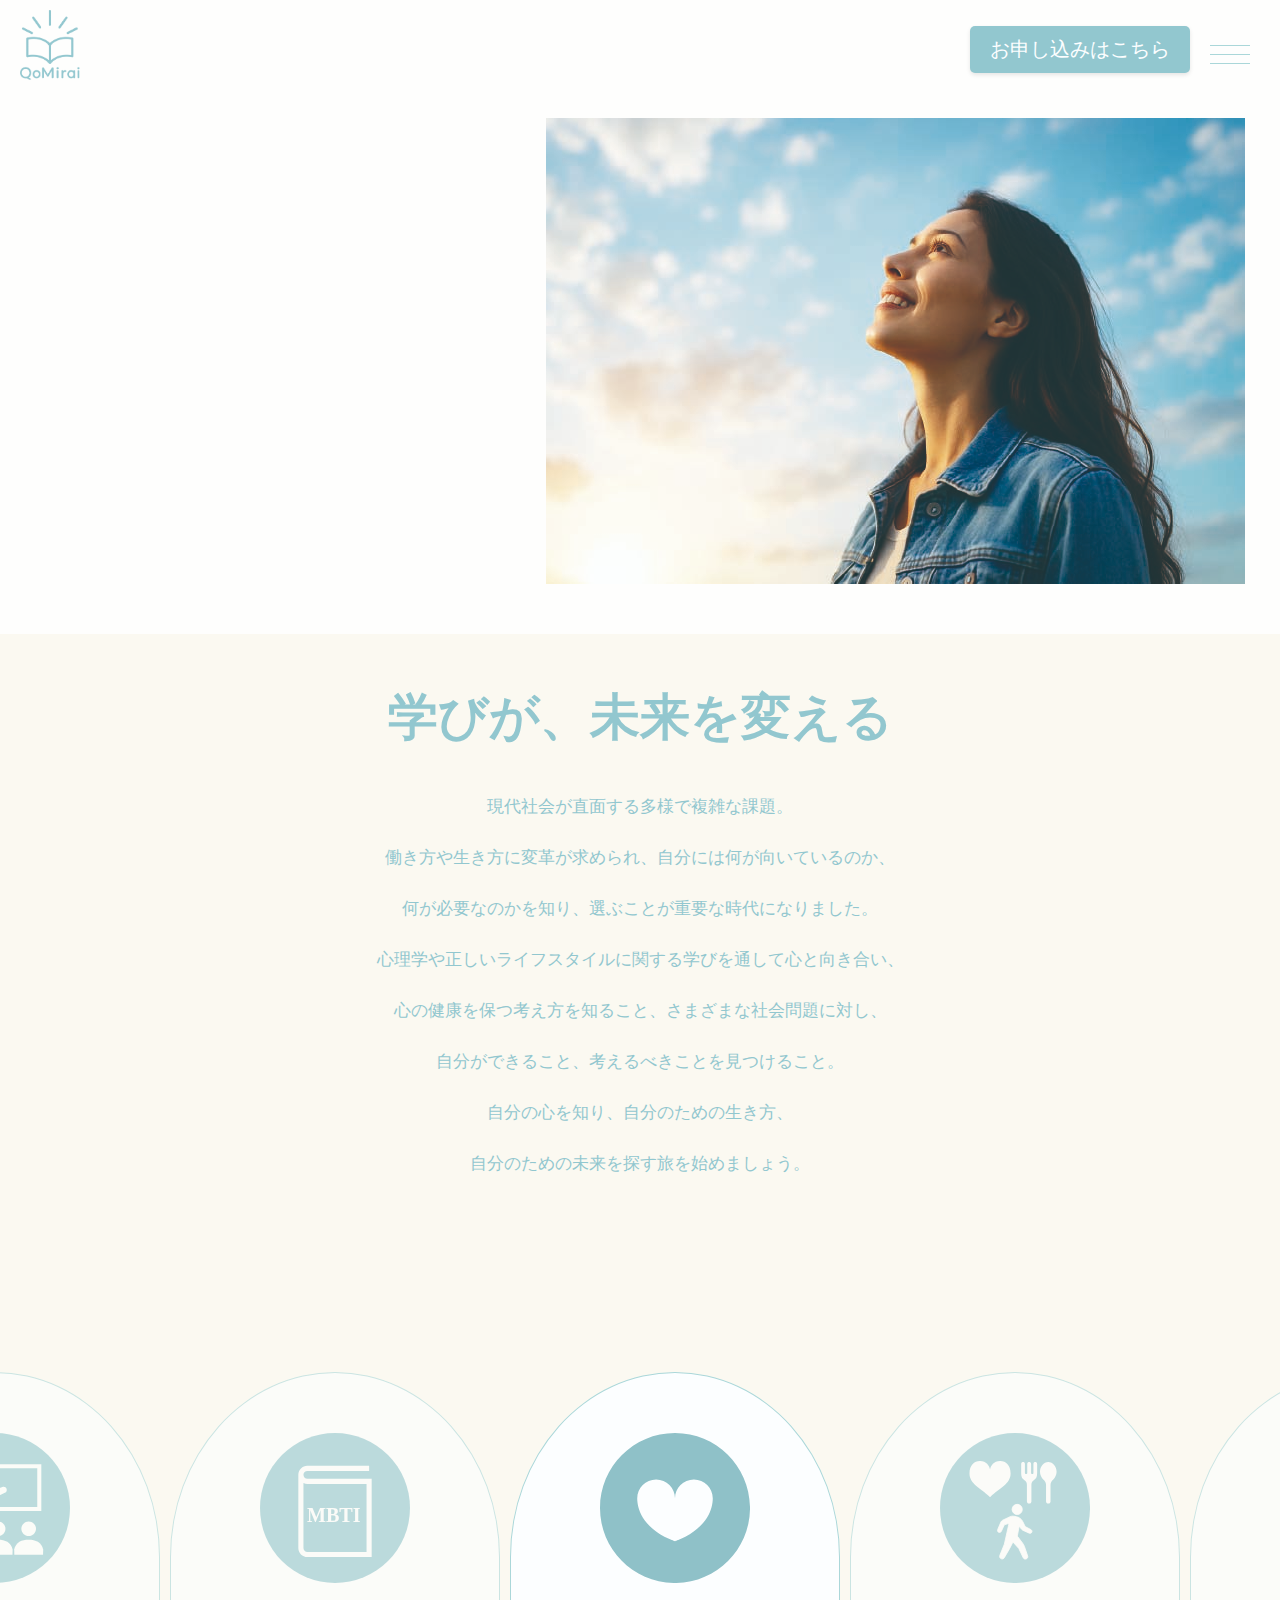
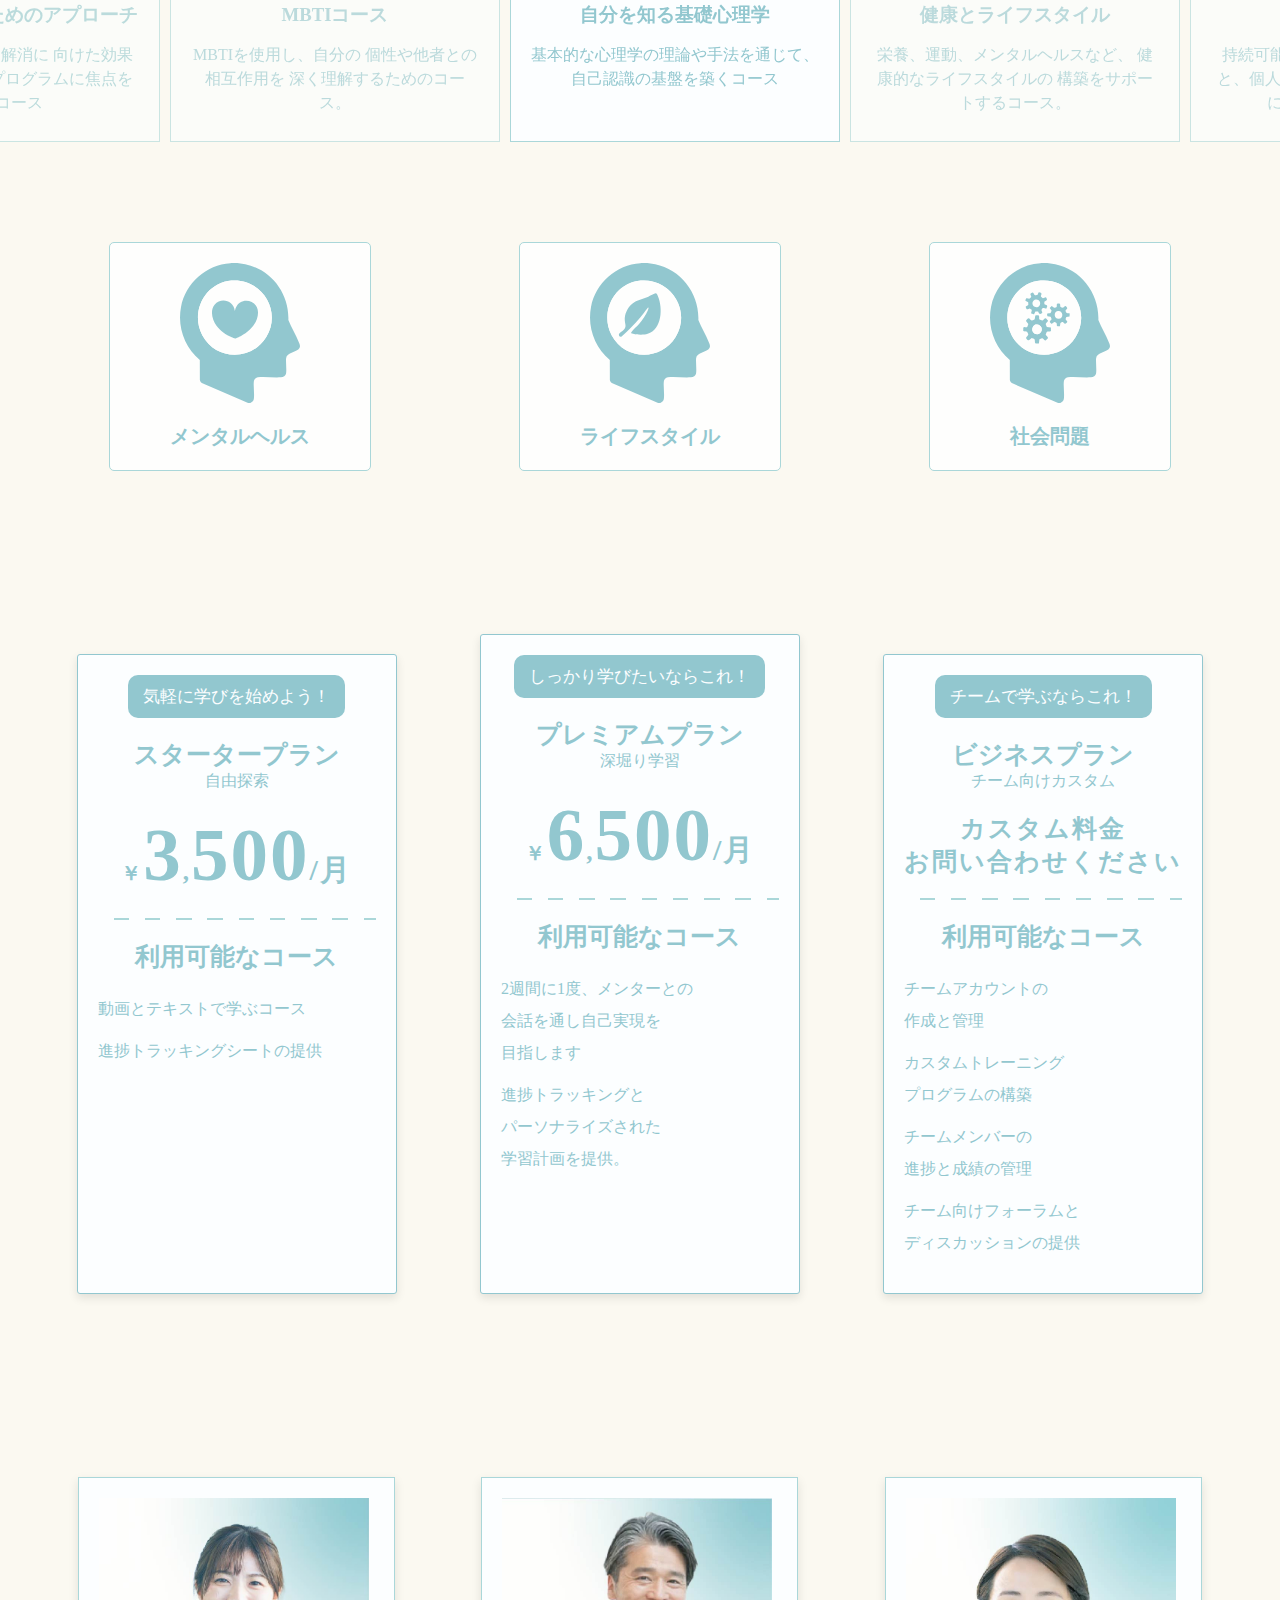
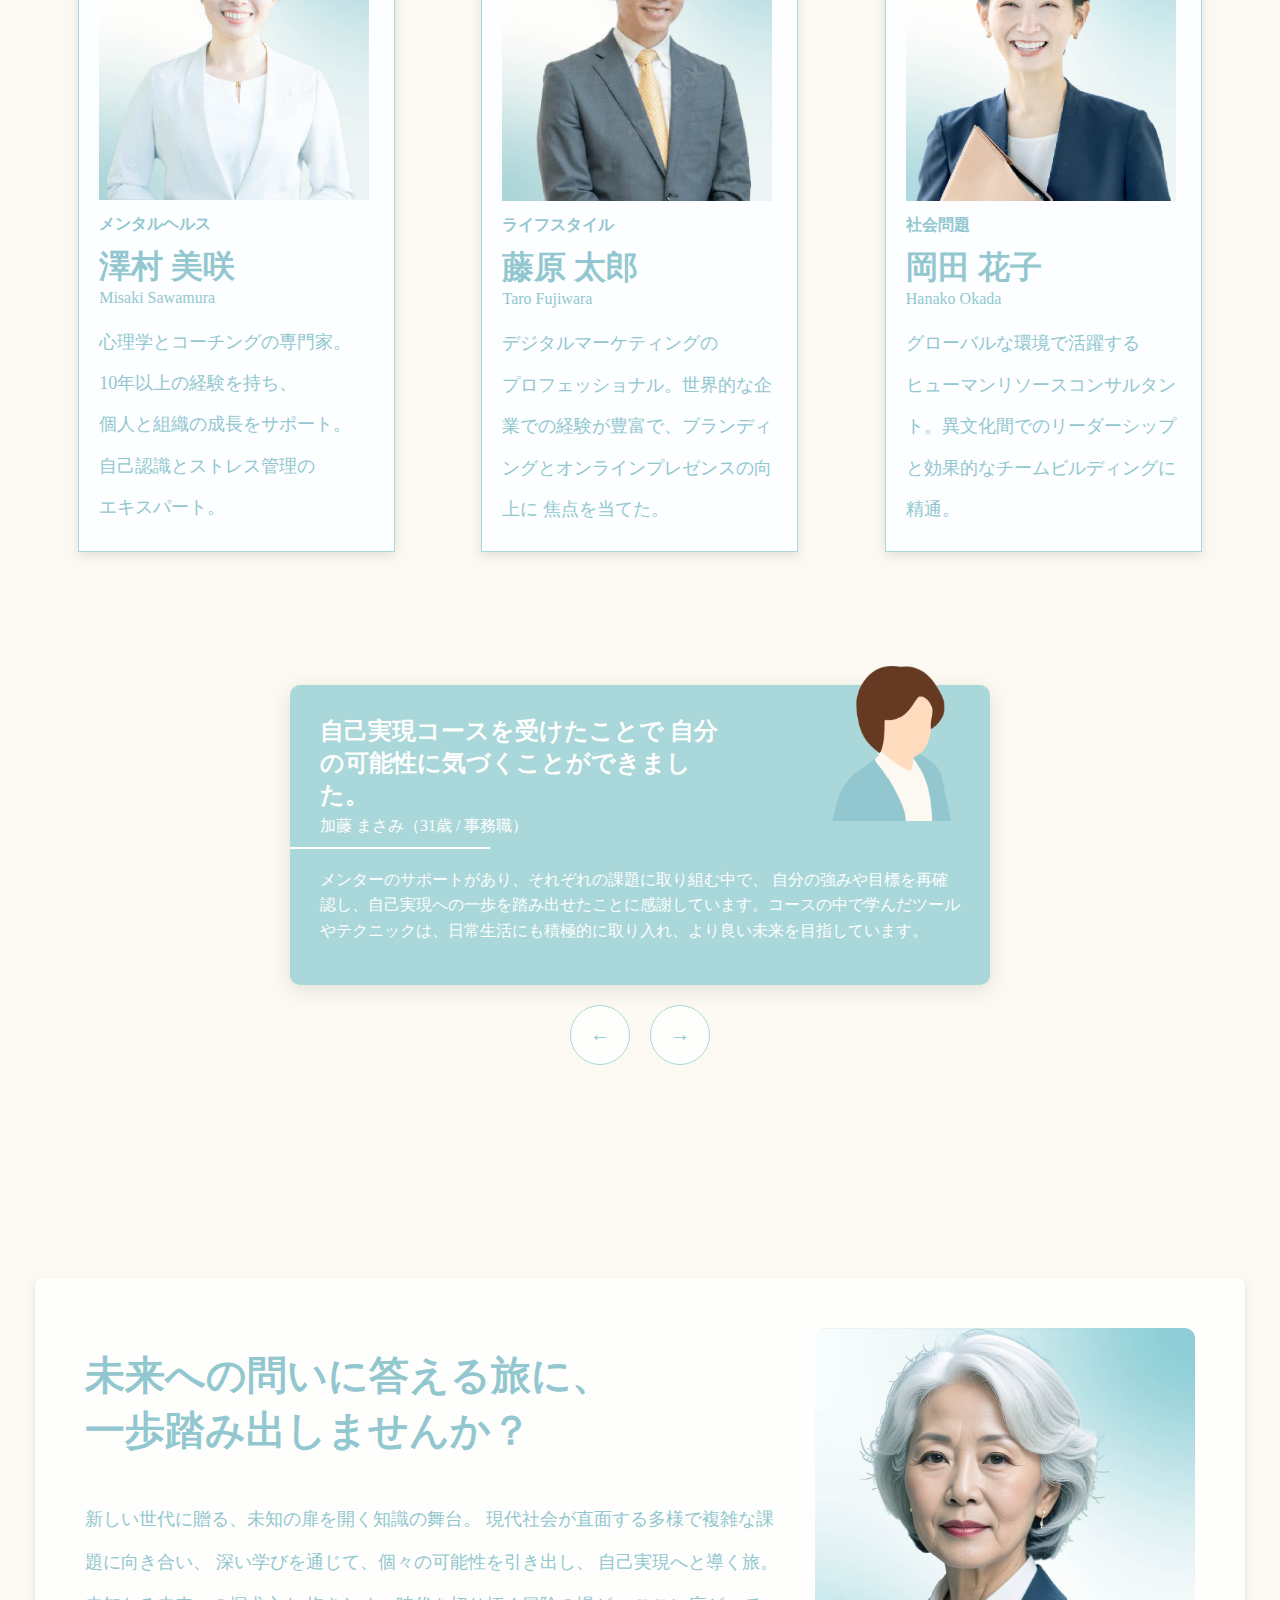
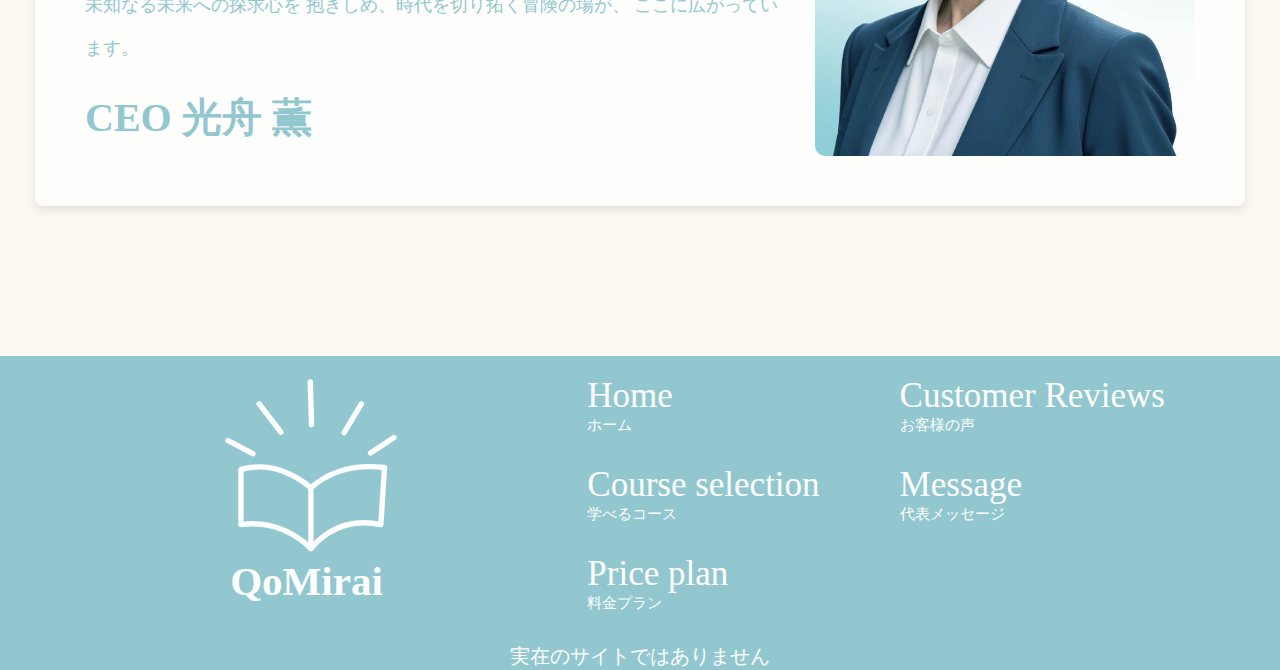
<file: index.html>
<!DOCTYPE html>
<html>
    <head>
 <meta charset="UTF-8">
 <meta name="viewport" content="width=device-width, initial-scale=1">
 <title>QoMIrai</title>
 <link rel="preconnect" href="https://fonts.googleapis.com">
<link rel="preconnect" href="https://fonts.gstatic.com" crossorigin>
<link rel="preconnect" href="https://fonts.googleapis.com">
<link rel="preconnect" href="https://fonts.gstatic.com" crossorigin>
<link href="https://fonts.googleapis.com/css2?family=Noto+Sans:ital,wght@0,100..900;1,100..900&display=swap" rel="stylesheet">
<link href="https://fonts.googleapis.com/css2?family=Zen+Maru+Gothic&display=swap" rel="stylesheet">
 <link rel="stylesheet" href="style-gakushu.css">
 <link
  rel="stylesheet"
  href="https://cdn.jsdelivr.net/npm/swiper@11/swiper-bundle.min.css"
/>

    </head>
    <body>

      <div class="wrapper">

         <header class="header">

            <div class="rogo">
               <a href="Gakushuu.html"><img src="image-1/QoMirai-rogo.svg"  alt="QoMirai-rogo"></a>
            </div>

            <div class="header-right">
            <div class="bt-1">
              <p><a href="#" ></a>お申し込みはこちら</p> 
            </div>

            <div class="hamburger">
               <div class="menu-wrapper">
                  <span></span>
                  <span></span>
                  <span></span>
               </div>

               <nav class="menu">
                  <ul>
                     <li> <a  href="Gakushuu.html">Home<span class="sub-1">
                        ホーム
                     </span></a></li>
                     <li> <a  href="#course">Course selection<span class="sub-1">
                        学べるコース
                     </span></a></li>
                     <li> <a  href="#price">Price plan<span class="sub-1">
                        料金プラン
                     </span></a></li>
                     <li><a  href="#customer">Customer Reviews<span class="sub-1">
                        お客様の声
                     </span></a></li>
                     <li>  <a  href="#message">Message<span class="sub-1">
                        代表メッセージ
                     </span></a></li>
                  </ul>

                  <div class="menu-btn">
                    <a href="#">お申し込みはこちら</a>
                  </div>

               </nav>
            </div>
         </div>
         </header>


         <section class="top-wrapper">
          <div class="inner-wrapper">
            <div class="top-container">
                <div class="top-text-1">
                  <h1>自分を知り、<br>未来へ</h1>
                  <p>新しい時代を生きるための鍵を探しましょう。<br>
                    自分の心と知識が未来を切り拓く。</p>
                </div>

                <div class="top-img">
                  <img src="image-1/top-img.jpg">
              </div>
            </div>
          </div>
          </section>
          



<main>
         <section class="secand-wrapper">
          <div class="inner-wrapper">
            <div class="secand-container">

               <div class="secand-title">
                  <h1>学びが、未来を変える</h1>
               </div>

               <div class="secand-text">
                  <p>現代社会が直面する多様で複雑な課題。<br>
                     働き方や生き方に変革が求められ、自分には何が向いているのか、<br>
                     何が必要なのかを知り、選ぶことが重要な時代になりました。<br>
                     心理学や正しいライフスタイルに関する学びを通して心と向き合い、<br>
                     心の健康を保つ考え方を知ること、さまざまな社会問題に対し、<br>
                     自分ができること、考えるべきことを見つけること。<br>
                     自分の心を知り、自分のための生き方、<br>
                     自分のための未来を探す旅を始めましょう。</p>
               </div>

            </div>
          </div>
         </section>


         <section class="course" id="course">


            <div class="title-wrapper">
               <h3>Course selection</h3>
               <p class="title-sub">学べるコース</p>
            </div>


            <div class="swiper course-carousel">
               <div class="swiper-wrapper">
             
                 <div class="swiper-slide">
                   <div class="track-box">
                     <div class="track-container">
                       <img src="image-1/icon-a.svg" alt="画像1">
                       <h3>自分を知る基礎心理学</h3>
                       <p>基本的な心理学の理論や手法を通じて、自己認識の基盤を築くコース</p>
                     </div>
                   </div>
                 </div>

                 <div class="swiper-slide">
                  <div class="track-box">
                    <div class="track-container">
                      <img src="image-1/icon-b.svg" alt="画像2">
                      <h3>健康とライフスタイル</h3>
                      <p>栄養、運動、メンタルヘルスなど、
                        健康的なライフスタイルの
                        構築をサポートするコース。</p>
                    </div>
                  </div>
                </div>

                <div class="swiper-slide">
                  <div class="track-box">
                    <div class="track-container">
                      <img src="image-1/icon-c.svg" alt="画像3">
                      <h3>SDGsコース</h3>
                      <p>持続可能な開発目標（SDGs）の
                        理解と、個人やビジネスが貢献
                        できる方法に焦点を当てたコース。</p>
                    </div>
                  </div>
                </div>


                <div class="swiper-slide">
                  <div class="track-box">
                    <div class="track-container">
                      <img src="image-1/icon-d.svg" alt="画像4">
                      <h3>心理学とコミュニケーション</h3>
                      <p>基本的な心理学の理解を通じて、
                        良好なコミュニケーション
                        スキルの向上を目指すコース。</p>
                    </div>
                  </div>
                </div>

                <div class="swiper-slide">
                  <div class="track-box">
                    <div class="track-container">
                      <img src="image-1/icon-e.svg" alt="画像5">
                      <h3>デジタルデトックス</h3>
                      <p>デジタル疲労から解放される方法や、
                        健康的なスクリーンタイムの達成や
                        管理に焦点を当てたコース。</p>
                    </div>
                  </div>
                </div>

                <div class="swiper-slide">
                  <div class="track-box">
                    <div class="track-container">
                      <img src="image-1/icon-f.svg" alt="画像6">
                      <h3>テクノロジーと社会の倫理</h3>
                      <p>テクノロジーの進化がもたらす
                        社会的な影響について考察し、
                        倫理的なアプローチを探求するコース</p>
                    </div>
                  </div>
                </div>

                <div class="swiper-slide">
                  <div class="track-box">
                    <div class="track-container">
                      <img src="image-1/icon-g.svg" alt="画像7">
                      <h3>教育格差解消のためのアプローチ</h3>
                      <p>教育格差を理解し、解消に
                        向けた効果的なアプローチや
                        プログラムに焦点を当てたコース</p>
                    </div>
                  </div>
                </div>



                <div class="swiper-slide">
                  <div class="track-box">
                    <div class="track-container">
                      <img src="image-1/icon-h.svg" alt="画像8">
                      <h3>MBTIコース</h3>
                      <p>MBTIを使用し、自分の
                        個性や他者との相互作用を
                        深く理解するためのコース。</p>
                    </div>
                  </div>
                </div>
             
                 <!-- 残り4枚も同じように追加 -->
               </div>
             </div>
             


<div class="course-btn">
  <div class="inner-wrapper">
    
    <div class="cc-bt-wrapper">

    <div class="co-bt-box">
      <img src="image-1/aikon-1.svg" alt="アイコン-メンタルヘルス" width="120px" height="auto">
      <h4 class="co-title">メンタルヘルス</h4>
    </div>

    <div class="co-bt-box">
      <img src="image-1/aikon-2.svg" alt="アイコン-ライフスタイル" width="120px" height="auto">
      <h4 class="co-title">ライフスタイル</h4>
    </div>


    <div class="co-bt-box">
      <img src="image-1/aikon-3.svg" alt="アイコン-社会問題" width="120px" height="auto">
      <h4 class="co-title">社会問題</h4>
    </div>

  </div>

  </div>
</div>
         </section>



        


         <section class="price"  id="price">

          <div class="title-wrapper">
            <h3>Price plan</h3>
            <p class="title-sub">料金プラン</p>
         </div>
      

         <div class="inner-wrapper">

          <div class="price-wrapper">

            <div class="price-box">
              <div class="price-contenter">

                <p class="price-me">気軽に学びを始めよう！</p>

              <div class="price-content">


                <div class="p-con-1">
                  <h3>スタータープラン</h3>
                  <p>自由探索</p>
                </div>

              <h1 class="price-h1">
                <span class="sub">￥</span>3<span class="sub-2">,</span>500<span class="sub-3">/月</span>
              </h1>

              <div class="price-co-1">
                <h3>利用可能なコース</h3>
                <ul class="price-rist">
                  <li>動画とテキストで学ぶコース</li>
                  <li>進捗トラッキングシートの提供</li>
                </ul>
              </div>

              </div>
            </div>
            </div>








            <div class="price-box-2">
              <div class="price-contenter">

                <p class="price-me">しっかり学びたいならこれ！</p>

              <div class="price-content">


                <div class="p-con-1">
                  <h3>プレミアムプラン</h3>
                  <p>深堀り学習</p>
                </div>

              <h1 class="price-h1">
                <span class="sub">￥</span>6<span class="sub-2">,</span>500<span class="sub-3">/月</span>
              </h1>

              <div class="price-co-1">
                <h3>利用可能なコース</h3>
                <ul class="price-rist">
                  <li>2週間に1度、メンターとの<br>
                    会話を通し自己実現を <br>
                    目指します  </li>
                  <li>進捗トラッキングと<br>
                    パーソナライズされた<br>
                    学習計画を提供。</li>
                </ul>
              </div>

              </div>
            </div>
            </div>







            <div class="price-box">
              <div class="price-contenter">

                <p class="price-me">チームで学ぶならこれ！</p>

              <div class="price-content">


                <div class="p-con-1">
                  <h3>ビジネスプラン</h3>
                  <p>チーム向けカスタム</p>
                </div>

              <h1 class="price-h1-a">
                カスタム料金<br>お問い合わせください
              </h1>

              <div class="price-co-1">
                <h3>利用可能なコース</h3>
                <ul class="price-rist">
                  <li>チームアカウントの<br>
                    作成と管理</li>
                  <li>カスタムトレーニング<br>
                    プログラムの構築</li>
                    <li>チームメンバーの<br>
                      進捗と成績の管理</li>
                      <li>チーム向けフォーラムと<br>
                        ディスカッションの提供</li>
                </ul>
              </div>

              </div>
            </div>
            </div>










          </div>
          </div>


         </section>



         <section class="mentor" id="mentor">

             <div class="title-wrapper">
            <h3>Mentor introduction</h3>
            <p class="title-sub">メンター紹介</p>
         </div>

         <div class="inner-wrapper">

         <div class="mentor-wrapper">

          <div class="mentor-box">
            <div class="mentpr-containar">

              <div class="mentor-1">
               <img src="image-1/mentar-1.jpg" alt="メンター１ー画像" width="270px" height="auto">
               <h4 class="m-text">メンタルヘルス</h4>
              </div>
  
              <div class="metor-name">
                <h1>澤村 美咲</h1>
                <p>Misaki Sawamura</p>
              </div>

              <div class="mentor-text">
                <p>心理学とコーチングの専門家。<br>10年以上の経験を持ち、<br>個人と組織の成長をサポート。<br>自己認識とストレス管理の<br>エキスパート。</p>
              </div>

            </div>
          </div>


          <div class="mentor-box">
            <div class="mentpr-containar">

              <div class="mentor-1">
               <img src="image-1/mentar-2.jpg" alt="メンター2ー画像" width="270px" height="auto">
               <h4 class="m-text">ライフスタイル</h4>
              </div>
  
              <div class="metor-name">
                <h1>藤原 太郎</h1>
                <p>Taro Fujiwara</p>
              </div>

              <div class="mentor-text">
                <p>デジタルマーケティングの<br>
                  プロフェッショナル。世界的な企業での経験が豊富で、ブランディングとオンラインプレゼンスの向上に
                  焦点を当てた。</p>
              </div>

            </div>
          </div>


          <div class="mentor-box">
            <div class="mentpr-containar">

              <div class="mentor-1">
               <img src="image-1/mentar-3.jpg" alt="メンター3ー画像" width="270px" height="auto">
               <h4 class="m-text">社会問題</h4>
              </div>
  
              <div class="metor-name">
                <h1>岡田 花子</h1>
                <p>Hanako Okada</p>
              </div>

              <div class="mentor-text">
                <p>グローバルな環境で活躍する<br>ヒューマンリソースコンサルタント。異文化間でのリーダーシップと効果的なチームビルディングに精通。</p>
              </div>

            </div>
          </div>


         </div>

         </div>
         </section>


         <section class="customer" id="customer">

          <div class="title-wrapper">
            <h3>Customer Reviews</h3>
            <p class="title-sub">お客様の声</p>
         </div>

         <div class="inner-wrapper">

          <div class="customer-wrapper">

            <div class="cu-box">
              <div class="cu-container">

                <div class="cu-content-1">
                  <div class="cu-con-a">
                    <h2>自己実現コースを受けたことで
                      自分の可能性に気づくことができました。</h2>
                      <p>加藤 まさみ（31歳 / 事務職）</p>
                  </div>
                  <img src="image-1/okya-icon-1.svg" alt="お客様-
                  アイコン１" width="120px" height="auto">
                </div>

                <div class="border-white"></div>

                <div class="cu-con-text">
                  <p>  メンターのサポートがあり、それぞれの課題に取り組む中で、
                    自分の強みや目標を再確認し、自己実現への一歩を踏み出せたことに感謝しています。コースの中で学んだツールやテクニックは、日常生活にも積極的に取り入れ、より良い未来を目指しています。</p>
                </div>

              </div>
            </div>


            <div class="cu-box">
              <div class="cu-container">

                <div class="cu-content-1">
                  <div class="cu-con-a">
                    <h2>メンターの助言が、<br>
                      新たな変化をもたらしてくれました。</h2>
                      <p>藤 良太（38歳 / 自営業者）</p>
                  </div>
                  <img src="image-1/okayku-icon-2.svg" alt="お客様-
                  アイコン2" width="130px" height="auto">
                </div>

                <div class="border-white"></div>

                <div class="cu-con-text">
                  <p>  持続可能なライフスタイルのコースが生活にポジティブな変化をもたらしました。
                    メンターの助言が、自分に合った変化を取り入れるのに役立ちました。
                    </p>
                </div>

              </div>
            </div>


            <div class="cu-box">
              <div class="cu-container">

                <div class="cu-content-1">
                  <div class="cu-con-a">
                    <h2>QoMiraiを受講してから、<br>
                      日常がより充実しています。</h2>
                  <p>佐藤 優子（29歳 / 会社員）</p>
                  </div>
                  <img src="image-1/okaku-icon-3.svg" alt="お客様-
                  アイコン3" width="120px" height="auto">
                </div>

                <div class="border-white"></div>

                <div class="cu-con-text">
                  <p> 特に栄養とバランスの取れた食生活の重要性を学び、それを実践することで
                    体調が向上しました。メンターのアドバイスや運営のサポートが素晴らしく、
                    同じ目標を持つ仲間と繋がることができ、モチベーションも高まりました。
                    これからも学びを深め、持続可能なライフスタイルを築いていきたいと思います。
                    </p>
                </div>

              </div>
            </div>

          </div>

          <div class="slider-buttons">
            <button class="prev">←</button>
            <button class="next">→</button>
          </div>
          


          </div>
         </section>


         <section class="message" id="message">

          <div class="title-wrapper">
            <h3>Message</h3>
            <p class="title-sub">代表メッセージ</p>
         </div>

          <div class="inner-wrapper">

            <div class="message-wrapper">

              <div class="message-text">
                <h1>未来への問いに答える旅に、<br>
                  一歩踏み出しませんか？</h1>
                  <p>新しい世代に贈る、未知の扉を開く知識の舞台。
                    現代社会が直面する多様で複雑な課題に向き合い、
                    深い学びを通じて、個々の可能性を引き出し、
                    自己実現へと導く旅。未知なる未来への探求心を
                    抱きしめ、時代を切り拓く冒険の場が、
                    ここに広がっています。</p>
                    <h1 class="message-name">CEO 光舟 薫</h1>

              </div>
              <img src="image-1/ceo-1.jpg" alt="代表ー写真" >
            </div>

          </div>
         </section>

      </main>


      <footer>
        <div class="inner-wrapper">

          <div class="footer-wrapper">

            <div class="footer-icon-box">
          <img class="footer-icon" src="image-1/qomirai-rogo-white.svg" alt="QoMIraiのロゴ" width="180px" height="auto">
        </div>

          <div class="footer-menu">
            <ul class="menu-column">
              <li> <a  href="Gakushuu.html">Home<span class="footer-sub">
                ホーム
             </span></a></li>
             <li> <a  href="#course">Course selection<span class="footer-sub">
              学べるコース
           </span></a></li>
           <li> <a  href="#price">Price plan<span class="footer-sub">
              料金プラン
           </span></a></li>
            </ul>
            <ul class="menu-column">
              <li><a  href="#customer">Customer Reviews<span class="footer-sub">
                お客様の声
             </span></a></li>
             <li>  <a  href="#message">Message<span class="footer-sub">
                代表メッセージ
             </span></a></li>
          </ul>
            </ul>
          </div>

          </div>


        </div>


        <div class="text-p">
          <p>実在のサイトではありません</p>
        </div>
      </footer>









      </div>
      <script src="https://cdn.jsdelivr.net/npm/swiper@11/swiper-bundle.min.js"></script>
      <script>


         const  menuWrapper = document.querySelector('.menu-wrapper');
         const menu = document.querySelector('.menu');
       
         // メニュー開閉のトグル
         menuWrapper.addEventListener('click', (e) => {
           e.stopPropagation(); // クリックが親に伝わらないように
           menu.classList.toggle('active');
           menuWrapper.classList.toggle('active');
         });
       
         // メニュー外をクリックしたら閉じる
         document.addEventListener('click', (e) => {
           if (!menu.contains(e.target) && ! menuWrapper.contains(e.target)) {
             menu.classList.remove('active');
             menuWrapper.classList.remove('active');
           }
         });



    // 「学べるコース」のスライダーの仕組み
         const swiper = new Swiper('.swiper', {
  slidesPerView: 4,
  centeredSlides: true,
  spaceBetween: 100,
  loop: true,
  autoplay: {
    delay: 1200,
    disableOnInteraction: false,
  },
  speed: 1000,
  grabCursor: true,

  // 🌱 ここがレスポンシブ対応の設定！
  breakpoints: {
    // 画面幅が 0px 以上のとき
    0: {
      slidesPerView: 1.5,
      spaceBetween: 50,
    },
    // 画面幅が 600px 以上のとき
    600: {
      slidesPerView: 3,
      spaceBetween: 70,
    },
    // 画面幅が 900px 以上のとき
    900: {
      slidesPerView: 3,
      spaceBetween: 50,
    },
    // 画面幅が 1200px 以上のとき（デフォルトと同じ）
    1200: {
      slidesPerView: 4,
      spaceBetween: 80,
    },
  }
});


    // 「お客様の声」の切り替わりの仕組み
  const boxes = document.querySelectorAll('.cu-box');
  const nextBtn = document.querySelector('.next');
  const prevBtn = document.querySelector('.prev');
  let current = 0;
  let timer;

  function showBox(index) {
    boxes.forEach((box, i) => {
      box.classList.toggle('active', i === index);
    });
  }

  function nextBox() {
    current = (current + 1) % boxes.length;
    showBox(current);
  }

  function prevBox() {
    current = (current - 1 + boxes.length) % boxes.length;
    showBox(current);
  }

  function startAutoSlide() {
    timer = setInterval(nextBox, 5000); // 5秒ごとに切り替え
  }

  function resetTimer() {
    clearInterval(timer);
    startAutoSlide();
  }

  nextBtn.addEventListener('click', () => {
    nextBox();
    resetTimer();
  });

  prevBtn.addEventListener('click', () => {
    prevBox();
    resetTimer();
  });

  // 初期表示と自動スタート
  showBox(current);
  startAutoSlide();

  function showBox(index) {
  boxes.forEach((box, i) => {
    box.classList.remove('active');
    box.style.opacity = 0;
    box.style.transform = 'translateY(20px)';
  });

  const target = boxes[index];
  target.classList.add('active');
  setTimeout(() => {
    target.style.opacity = 1;
    target.style.transform = 'translateY(0)';
  }, 10); // 少し遅らせてアニメーションを発火
}



// セカンドータイトルーテキスト　アニメーション
  document.addEventListener("DOMContentLoaded", function () {
    const options = {
      threshold: 0.1
    };

    const observer = new IntersectionObserver((entries, observer) => {
      entries.forEach(entry => {
        if (entry.isIntersecting) {
          entry.target.classList.add("show");
          observer.unobserve(entry.target); // 一度だけ表示
        }
      });
    }, options);

    const title = document.querySelector(".secand-title");
    const text = document.querySelector(".secand-text");

    title.classList.add("fade-in-left");
    text.classList.add("fade-in-right");

    observer.observe(title);
    observer.observe(text);
  });



// 共通タイトルアニメーション
 document.addEventListener("DOMContentLoaded", function () {
    const titleWrappers = document.querySelectorAll(".title-wrapper");

    const observer = new IntersectionObserver((entries, observer) => {
      entries.forEach(entry => {
        if (entry.isIntersecting) {
          entry.target.classList.add("show");
          observer.unobserve(entry.target); // 一度だけ表示
        }
      });
    }, {
      threshold: 0.1
    });

    titleWrappers.forEach(wrapper => {
      observer.observe(wrapper);
    });
  });






         </script>



    </body>
</file>
<file: style-gakushu.css>
*, 
*::before, 
*::after {
    box-sizing: border-box;
    margin: 0; padding: 0;
}
li {
    list-style: none;
}
a {
    text-decoration: none;
}
body {
    font-family: 'Times New Roman', Times, serif;
}
main {
    background: #fbf9f1;
    width: 100%;
    padding-bottom: 150px;
}
.header,.top-wrapper {
    background: #fefefd;
}
.inner-wrapper {
  width: 1240px;
  height: auto;
  margin: 0 auto;
  padding: 0   15px;
}

@media screen and (max-width:767px) {
  .inner-wrapper {
    width: 100%;
  }
}

/* 共通タイトル*/
.title-wrapper {
  color: #92c7cf;
  padding: 50px  0  0  50px;
  opacity: 0;
  transform: translateX(-40px);
  transition: all 0.8s ease-out;
}
.title-wrapper h3 {
  font-size: 45px;
  margin-bottom: 10px;
}

.title-wrapper.show {
  opacity: 1;
  transform: translateX(0);
}

@media screen and (max-width:767px) {
  .title-wrapper {
    padding:  50px  0   0   20px;
  }
  .title-wrapper h3 {
  font-size: 35px;
  margin-bottom: 5px;
  }
}




/* ヘッダー*/
.header {
    display: flex;
    height: auto;
    width: 100%;
    justify-content: space-between;
     align-items: center;
     padding: 10px 20px;
}
.rogo {
    width: 60px;
    height: auto;
    flex-shrink: 0;
}
.header-right { 
    display: flex;
    align-items: center; 
    }
  .bt-1 {
    margin-right: 70px;
    box-shadow: 0 2px 4px rgba(0, 0, 0, 0.1);
    background-color: #92c7cf;
    color: #fcfeff;
    font-size: 20px;
    border-radius: 5px;
    padding: 10px 20px;
  }  
  .bt-1:hover  {
    background-color: #aad7d9;
  }
  .hamburger {
    position: fixed;
    top: 45px;
    right: 30px;
    z-index: 1100; /* メニューより上に表示されるように */
  }
  
  .menu-wrapper {
    width: 40px;
    height: 22px;
    position: relative;
    cursor: pointer;
    transition: transform 0.3s ease;
  }
  
  .menu-wrapper span {
    position: absolute;
    height: 1px;
    width: 100%;
    background: #aad7d9;
    left: 0;
    transition: all 0.3s ease;
  }
  
  .menu-wrapper span:nth-child(1) {
    top: 0;
  }
  
  .menu-wrapper span:nth-child(2) {
    top: 9px;
  }
  
  .menu-wrapper span:nth-child(3) {
    top: 18px;
  }
  
  .menu-wrapper.active span:nth-child(1) {
    transform: rotate(45deg);
    top: 9px;
  }
  
  .menu-wrapper.active span:nth-child(2) {
    opacity: 0;
  }
  
  .menu-wrapper.active span:nth-child(3) {
    transform: rotate(-45deg);
    top: 9px;
  }
  
.menu {
        position: fixed;
        top: 0%;
        right: -100%;
        width: 250px;
        height: 450px;
        border-radius:   20px   0     0  20px;
        background-color: #fff;
        box-shadow: -2px 0 8px rgba(0, 0, 0, 0.1);
        transition: right 0.3s ease;
        z-index: 1000;
        padding: 2rem 1rem;
      }
.menu ul li a {
    color: #92c7cf;
    font-size: 25px;
}
.menu ul li {
    padding: 10px 5px;
}
.sub-1 {
    display: flex;
    font-size: 12px;
}
      .menu.active {
        right: 0;
      }
.menu.active {
    opacity: 1;
    transform:  translate(0);
    pointer-events: auto;
}
.menu-btn {
  margin-top: 15px;
}
.menu-btn  a {
  font-size: 20px;
  color: #fcfeff;
  background-color: #aad7d9;
  padding: 10px  15px;
  border-radius: 5px;
}
.menu-btn  a:hover {
  background-color: #92c7cf;
}

/* トップー*/
.top-wrapper {
    padding-top: 20px;
    padding-bottom: 50px;
    margin: 0 auto;
    position: relative;
    height: auto;
    width: 100%;
}

.top-container {
    display: flex;
    justify-content: space-between;
}
.top-text-1 {
  color: #92c7cf;
   text-shadow: 0 4px 12px rgba(146, 199, 207, 0.2);
}
.top-text-1 h1,
.top-text-1 p {
  opacity: 0;
  transform: translateY(20px);
  filter: blur(8px);
  animation-name: mistFadeIn;
  animation-duration: 2.5s;
  animation-timing-function: ease-out;
  animation-fill-mode: forwards;
}

.top-text-1 h1 {
  padding: 70px 0 0 10px; 
  line-height: 1.7em; 
  font-size: 60px; 
  letter-spacing: 5px;
  animation-delay: 0.2s;
}

.top-text-1 p {
  margin-top: 30px; line-height: 2; font-size: 20px;
  animation-delay: 0.6s;
}

@keyframes mistFadeIn {
  0% {
    opacity: 0;
    transform: translateY(20px);
    filter: blur(8px);
  }
  100% {
    opacity: 1;
    transform: translateY(0);
    filter: blur(0);
  }
}


.top-img img {
  width: 100%;
  height: auto;
  display: block;
}



@media screen and (max-width:767px) {
  .top-wrapper  {
    width: 100%;
    padding-bottom: 30px;
  }
  .top-container {
    flex-direction: column;
  }
  .top-text-1  h1 {
    font-size: 45px;
    padding: 0;
  }
  .top-img img  {
    margin-top: 40px;
  }
  .top-text-1  p {
    margin-top: 15px;
    font-size: 16px;
  }
    .bt-1  {
      font-size: 17px;
      padding: 10px  10px;
    }
}




/* セカンド*/
.secand-container {   color: #92c7cf;
    height: auto;
    width: 100%;
    text-align: center;
    margin: 0 auto;
    padding:   40px 0  0   0;
}
.secand-title h1 {
    padding-top: 10px;
    font-size: 50px;
}
.secand-text {
    margin-top: 30px;
}
.secand-text p {
    font-size: 17px;
    line-height: 3em;
}

/* セカンドータイトルーテキスト　アニメーション*/
/* 初期状態：非表示で左にずれている */
.fade-in-left {
  opacity: 0;
  transform: translateX(-80px);
  transition: all 3s ease-out;
}

/* 表示状態：元の位置に戻って表示 */
.fade-in-left.show {
  opacity: 1;
  transform: translateX(0);
}

/* secand-text用（右から） */
.fade-in-right {
  opacity: 0;
  transform: translateX(80px);
  transition: all 3.5s ease-out;
}

.fade-in-right.show {
  opacity: 1;
  transform: translateX(0);
}

@media screen and (max-width:767px) {
  .secand-container {
    padding: 10px 0 10px 0;
  }
  .secand-title h1  {
    font-size: 30px;
    text-align: left;
    margin:  20px  0  0  10px;
  }
  .secand-text {
    text-align: left;
    margin:  10px  0   10px 10px;
  }
  .secand-text p {
    margin-top: 15px;
    font-size: 14px;
  }
}


/* コース*/
.track-box {
  margin-top: 50px;
  height: auto;
  position: relative;
  border:  1px solid  #aad7d9;
  background-color: #fcfeff;
  width: 330px;
  height: 370px;
  overflow: hidden; /* ← これがポイント！ */ 
  text-align: center; /* 中央寄せにしたい場合 */ 
  padding: 20px; /* 内側に余白をつけると整いやすい */
  border-radius:   50%  50%  0  0;
  color: #92c7cf;
}
.track-container {
  margin-top: 40px;
}
.track-box img {
  width: 150px;
  height: auto;
}
.track-container h3 {
  margin:  15px  0;
}
.track-container p {
  line-height: 1.5;
}
.swiper-wrapper {
  display: flex;
}

.swiper-slide {
  transition: transform 0.3s ease, opacity 0.3s ease;
  transform: scale(0.9);
  opacity: 0.6;
}


.swiper-slide-active {
  transform: scale(1.05);
  opacity: 1;
}

@media screen and (max-width:767px) {
  .track-box {
    width: 300px;
    height: 330px;
  }
  .track-box img {
    width: 120px;
}
.track-container {
  margin-top: 30px;
}
.track-container p {
  font-size: 14px;
}
}


/* コースボタン*/
.course-btn {
  margin-top: 100px;
}
.cc-bt-wrapper {
  margin: 0 auto;
  display: flex;
  justify-content: space-around;
  align-items: center;
  text-align: center;
}
.co-bt-box {
  border-radius: 5px;
  padding: 20px  60px;
  background-color: #fefefd;
  border: 1px solid #aad7d9;
  font-size: 20px;
  color: #92c7cf;
}
.co-bt-box:hover {
  background-color: #d4ebec;
}
.co-title {
  margin-top: 15px;
}
@media screen and (max-width:767px) {
  .course-btn {
    margin-top: 50px;
  }
  .cc-bt-wrapper {
    flex-direction: column;
    gap: 50px;
  }
  .co-bt-box {
    width: 350px;
    display: flex;
    padding:  10px  40px;
    align-items: center;
  }
  .co-title  {
    margin:   0  0  0  40px;
  }
  .co-bt-box img {
    width: 70px;
  }
}

/* 料金プラン*/
.price-wrapper {
  margin-top: 30px;
  display: flex;
  justify-content: space-around;
}
.price-box {
  margin-top: 20px;
  display: block;
  width: 320px;
  height: 640px;
  border: 1px solid #92c7cf;
  background-color: #fcfeff;
  text-align: center;
  border-radius: 3px;

  box-shadow: 0 4px 10px rgba(0, 0, 0, 0.1);
  transition: transform 0.4s ease, box-shadow 0.4s ease;
}
.price-box:hover { 
  transform: translateY(-10px); box-shadow: 0 12px 30px rgba(146, 199, 207, 0.25); 
}

.price-box-2 {
  display: block;
  width: 320px;
  height: 660px;
  border: 1px solid #92c7cf;
  background-color: #fcfeff;
  text-align: center;
  border-radius: 3px;

  box-shadow: 0 4px 10px rgba(0, 0, 0, 0.1);
  transition: transform 0.4s ease, box-shadow 0.4s ease;
}
.price-box-2:hover {
  transform: translateY(-10px); box-shadow: 0 12px 30px rgba(146, 199, 207, 0.25); 
}
.price-contenter {
  padding:  20px;
  color: #92c7cf;
}
.price-me   {
  display: inline-block;
  background-color: #92c7cf;
  color: #fcfeff;
  padding: 10px  15px;
  font-size: 17px;
  border-radius: 10px;
}

.p-con-1{
  margin:   20px 0;
}
.p-con-1 h3 {
  font-size: 25px;
}

.price-h1 {
  padding:  0    0    20px  0;
  border-bottom:   2px  dashed  #92c7cf;
  border-image: repeating-linear-gradient(to right, #aad7d9 0 10px, transparent 10px 20px); 
  border-image-slice: 50;
  font-size:   75px;
  letter-spacing: 2px;
}
.price-h1-a {
  padding:  0    0    20px  0;
  border-bottom:   2px  dashed  #92c7cf;
  border-image: repeating-linear-gradient(to right, #aad7d9 0 10px, transparent 10px 20px); 
  border-image-slice: 50;
  font-size:   25px;
  letter-spacing: 2px;
}
.sub {
  font-size: 20px;
}
.sub-2 {
  font-size: 25px;
}
.sub-3  {
  font-size: 30px;
}

.price-co-1 {
  margin:    20px   0   0  0;
}
.price-co-1 h3 {
  font-size: 25px;
  margin-bottom: 20px;
}
.price-rist {
  width: 280px;
  margin: 0 auto;
  line-height: 2;
}
.price-rist li {
  padding-bottom: 10px;
  text-align: left;
}

@media screen and (max-width:767px) {
  .price-wrapper {
    margin-top: 30px;
    display: flex;
    overflow-x:  auto;
    scroll-snap-type: x mandatory; -webkit-overflow-scrolling: touch;
    gap: 30px;
    padding:   0  0  30px  0;
  }
  .price-box, .price-box-2 {
    scroll-snap-align: center; 
    flex: 0  0  80%;
    }
}


/* メンター紹介*/
.mentor-wrapper {
  margin-top: 50px;
  display: flex;
  justify-content: space-around;
}
.mentor-box {
  width: 317px;
  height: 675px;
  background-color: #fcfeff;
  border:  1px solid  #aad7d9;

  box-shadow: 0 4px 10px rgba(0, 0, 0, 0.1)
}
.mentpr-containar {
  padding:   20px;
  color: #92c7cf;
}
.m-text {
  margin-top: 10px;
}
.metor-name {
  margin-top: 10px;
}
.mentor-text {
  margin-top: 15px;
}
.mentor-text p {
  font-size: 18px;
  line-height: 2.3;
}

@media screen and (max-width:767px) {
  .mentor-wrapper {
    margin-top: 30px;
    display: flex;
    overflow-x:  auto;
    scroll-snap-type: x mandatory; -webkit-overflow-scrolling: touch;
    gap: 30px;
    padding:   0  0  30px  0;
  }
  .mentor-box  {
    scroll-snap-align: center; 
  }
}


/* お客様の声*/
.customer {
  margin-bottom: 50px;
}
.cu-box {
  background-color: #aad7d9;
  width: 700px;
  height: 300px;
  margin: 0  auto;
  border-radius: 10px;
  overflow: visible;
  padding: 30px;
  color: #fefefd;
  z-index: 0;
  position: relative;

  display: none;
  opacity: 0;
  transform: translateY(20px); transition: opacity 0.6s ease, transform 0.6s ease;
  box-shadow: 0 5px 20px rgba(0, 0, 0, 0.1); /* 浮遊感の影 */
}
.cu-box.active { 
  display: block;
  opacity: 1;
  transform: translateY(0);
 }


 @keyframes fadeInUp {
  from {
    opacity: 0;
    transform: translateY(20px);
  }
  to {
    opacity: 1;
    transform: translateY(0);
  }
}

.cu-box.active {
  display: block;
  animation: fadeInUp 0.6s ease forwards;
}

.cu-content-1 {
  display: flex;
  position: relative;
}
.border-white {
  border: 1px solid  #fcfeff;
  position: absolute;
  left: 0;
  margin-top: 10px;
  width: 200px;
}
.cu-content-1 img {
  position: absolute;
  left: 80%;
  top: -40%;
  z-index: 10;
}
.cu-con-a p {
  margin-top: 5px;
}
.cu-con-text {
  margin-top: 30px;
}
.cu-con-a h2 {
  width: 410px;
}
.cu-con-text  p {
  line-height: 1.6;
}
.slider-buttons {
  display: flex;
  justify-content: center;
  margin-top: 20px;
}

.slider-buttons button {
  width: 60px;
  height: 60px;
  border-radius: 50%; 
  background-color: #fefefd; 
  border: 1px solid #aad7d9; 
  color: #92c7cf; 
  font-size: 20px;
  font-weight: bold;
  cursor: pointer;
  margin: 0 10px;
  transition: background-color 0.3s ease, transform 0.2s ease;
}

.slider-buttons button:hover {
  transform: scale(1.1); 
}

@media screen and (max-width:767px){
  .customer-wrapper {
    margin-top: 30px;
  }
  .cu-box  {
    width: 100%;
    height: 330px;
    padding: 20px;
    z-index: 0;
  }
  .cu-con-a h2 {
    font-size: 17px;
    width: 200px;
  }
  .cu-content-1 img {
    width: 100px;
    left: 70%;
    top: -45%;
  }
  .cu-con-text {
    font-size: 14px;
    margin-top: 20px;
  }
}

/* 代表メッセージ*/
.message-wrapper {
  margin-top: 30px;
  display: flex;
  position: relative;
  align-items: flex-start;
  color: #92c7cf;
  background: rgba(255, 255, 255, 0.8); /* 半透明の白背景 */ 
  padding: 50px; 
   border-radius: 8px; 
   box-shadow: 0 4px 10px rgba(0, 0, 0, 0.1)
}
.message-wrapper img {
  width: 380px; 
  height: auto;
  border-radius: 10px;
  position: relative; 
  z-index: 1;
  margin-left: 30px;
}
.message-text h1 {
  margin-top: 20px;
  font-size: 40px;
}
.message-text p {
  font-size: 18px;
  line-height: 2.4em;
  padding:   40px  0  0   0;
}
@media screen and (max-width:767px) {
  .message-wrapper {
    margin-top: 30px;
    flex-direction: column-reverse;
    padding: 10;
    gap: 30px;
  }
  .message-wrapper img {
    margin: 0 auto;
    width: 270px;
  }
  .message-text h1 {
    font-size: 18px;
    line-height: 2;
  }
  .message-text p {
    font-size: 14px;
    padding:  20px 0 0 0;
  }
}

/* フッター*/
footer {
  background: #92c7cf;
  padding: 0px 20px;
  justify-content: space-between;
  display: flex; flex-direction: column;
}
.footer-icon-box {
  margin: 0  auto;
}
.footer-icon {
  margin-top: 20px;
}
.footer-wrapper {
  justify-content: center;
  display: flex; 
}
.footer-menu {
  display: flex;
}
.menu-column  {
  margin-top: 20px;
  margin-right: 80px;
}
.menu-column li { margin-bottom: 30px; 
}
.menu-column a {
  font-size: 35px;
  color: #fefefd;
}
.menu-column a:hover {
  color: #d4ebec;
}
.footer-sub {
  font-size: 15px;
  display: flex;
}
.text-p {
  text-align: center;
  color: #fefefd;
  font-size: 20px;
  margin-top: auto;
}
@media screen and (max-width:767px) {
  .footer-wrapper,.footer-menu{
    flex-direction: column;
  }
  .menu-column {
    margin-top: 0;
    margin-right: 0px;
  }
  .menu-column a {
    font-size: 27px;
  }
  .menu-column li { margin-bottom: 15px; 
  }
  .footer-icon {
    width: 130px;
    margin-bottom: 10px;
  }
}
</file>
